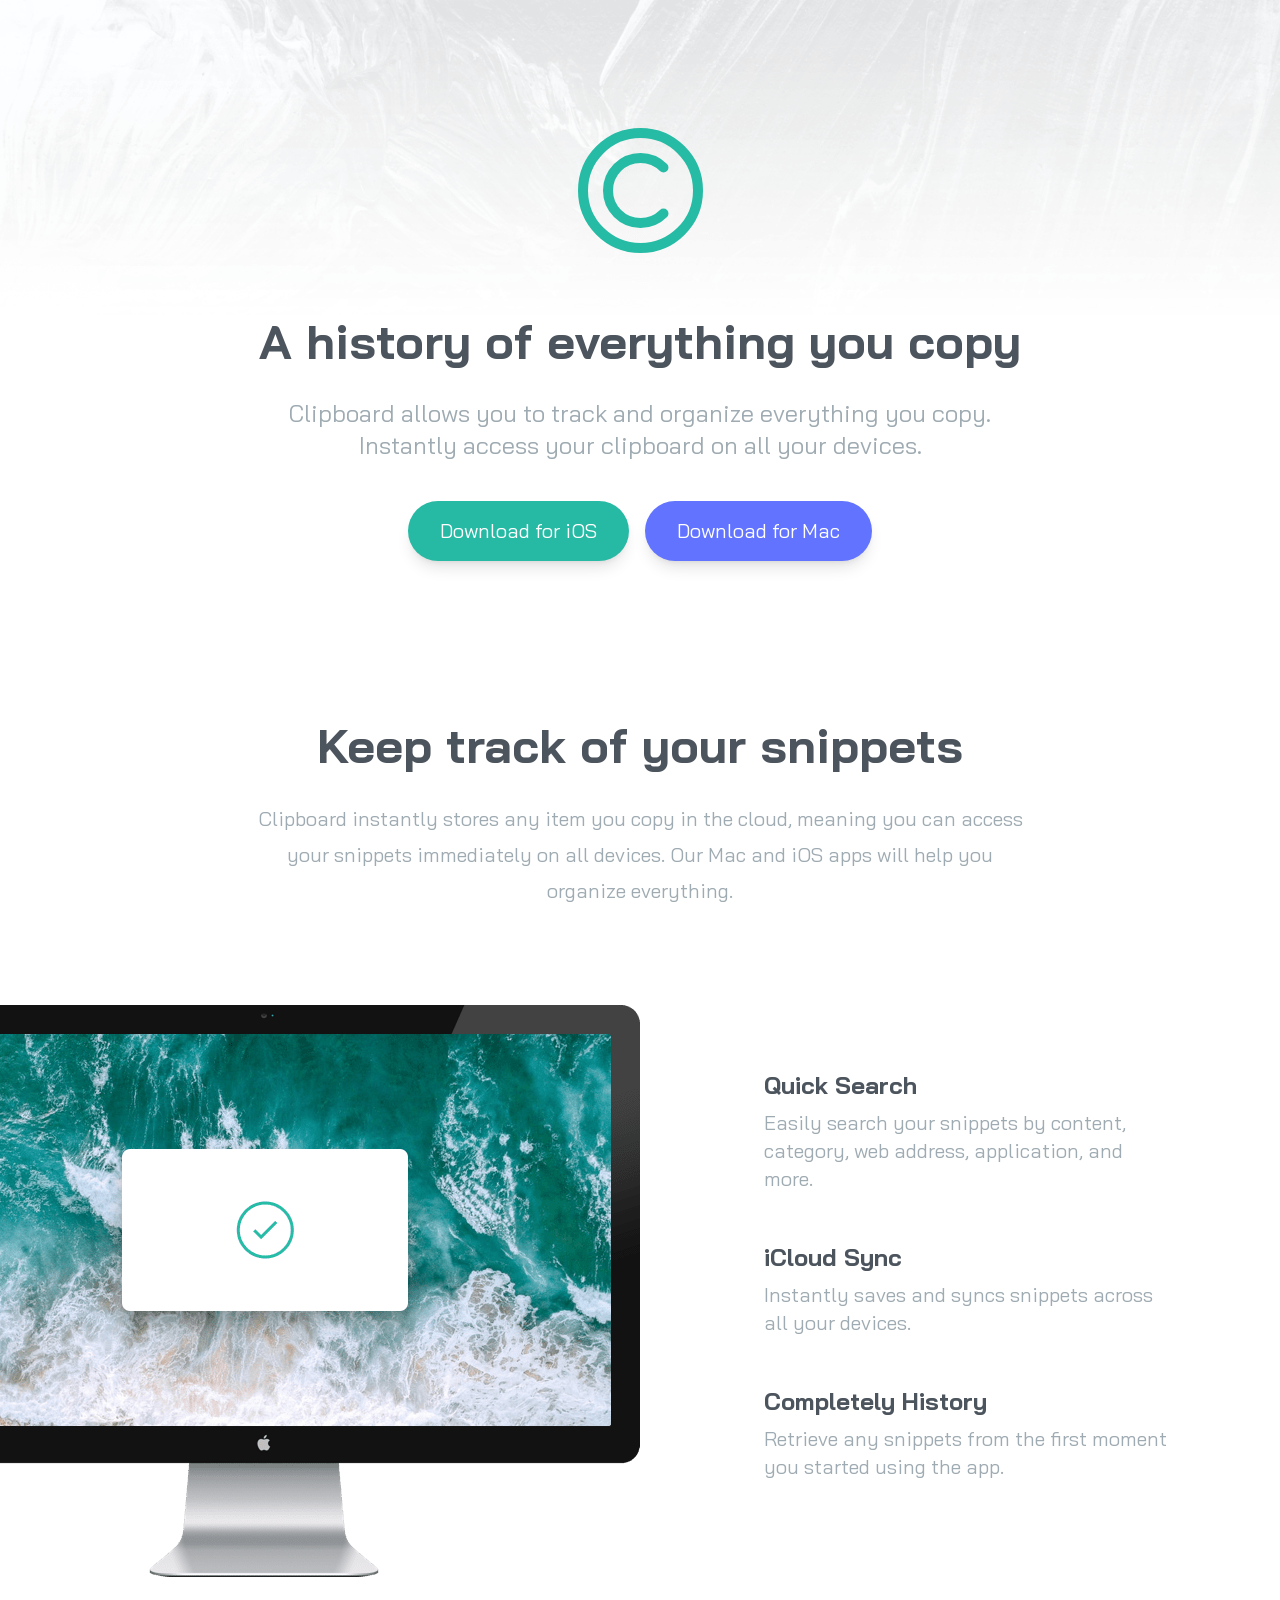
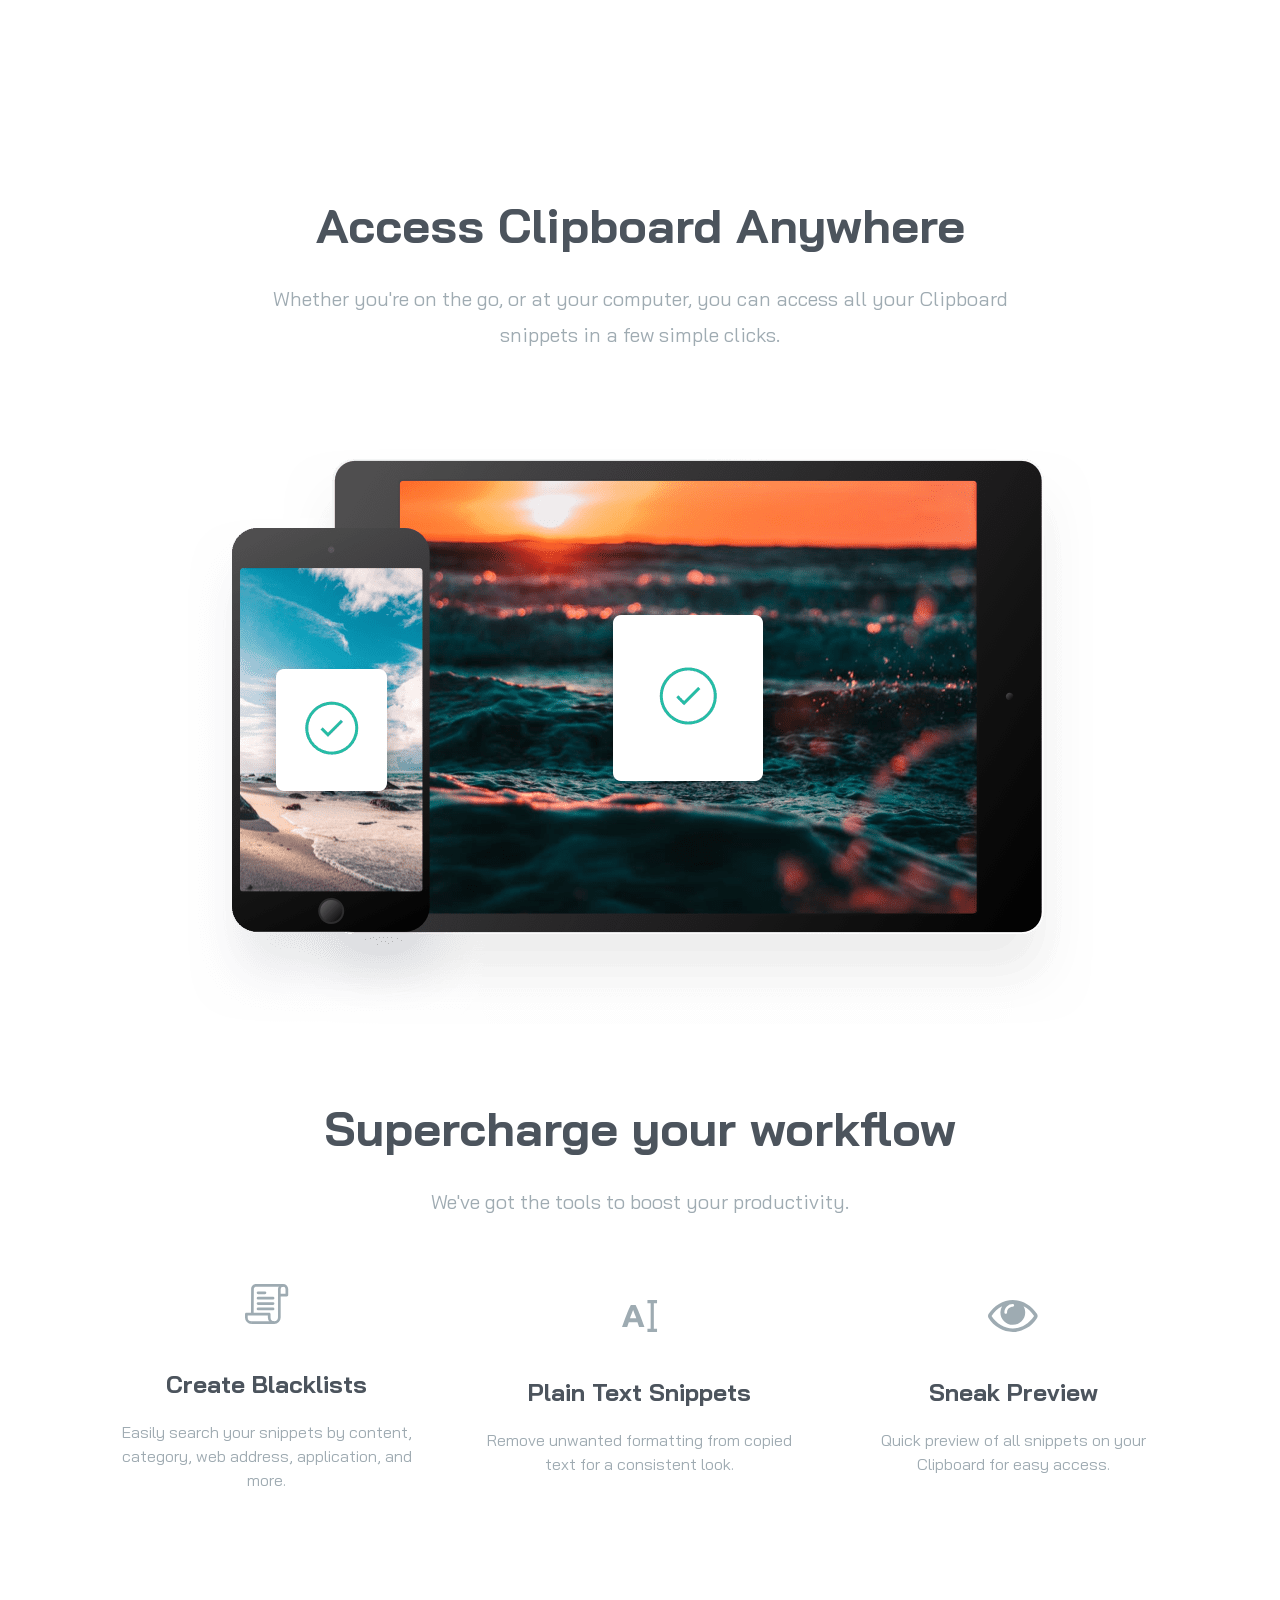
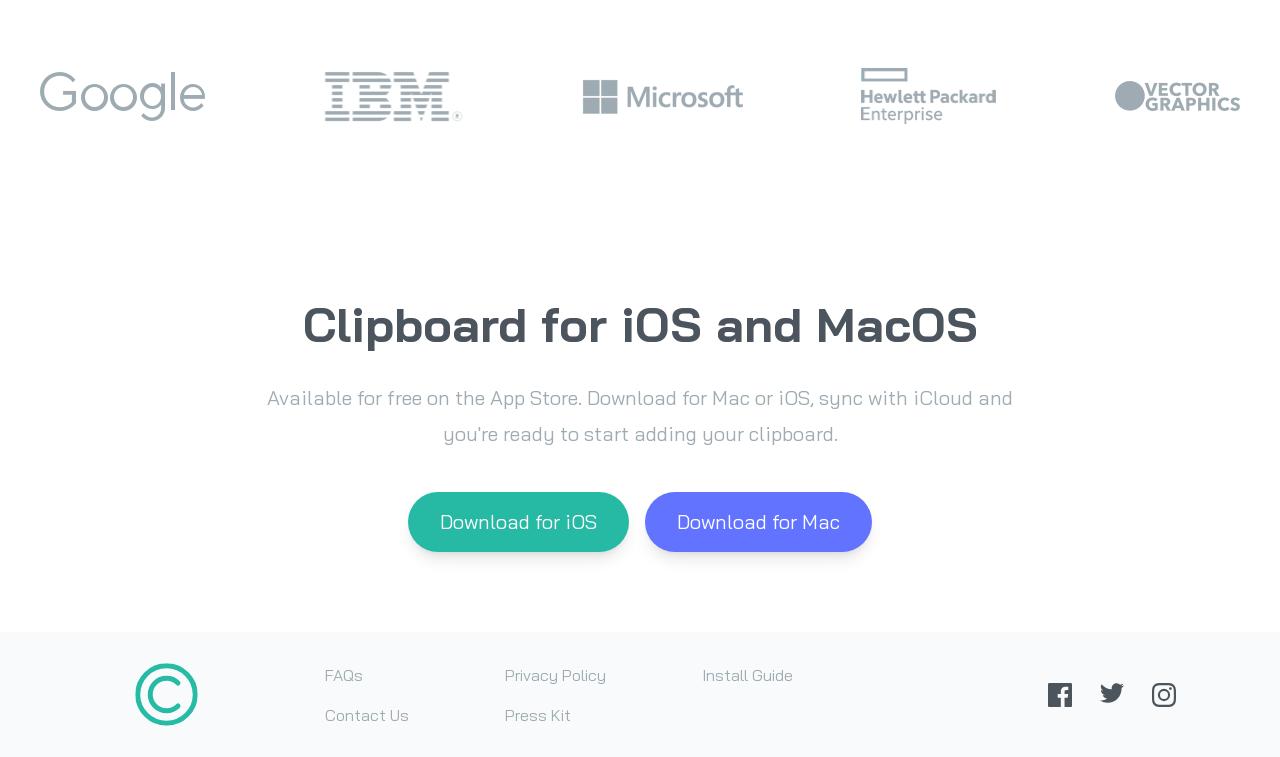
<file: index.html>
<!DOCTYPE html>
<html lang="en">
  <head>
    <meta charset="UTF-8" />
    <meta name="viewport" content="width=device-width, initial-scale=1.0" />
    <link rel="preconnect" href="https://fonts.googleapis.com" />
    <link rel="preconnect" href="https://fonts.gstatic.com" crossorigin />
    <link
      href="https://fonts.googleapis.com/css2?family=Bai+Jamjuree:wght@400;600&family=Mulish:wght@300;400;500;600;700&display=swap"
      rel="stylesheet"
    />
    <link rel="stylesheet" href="css/style.css" />
    <title>Clipboard</title>
  </head>
  <body>
    <!-- Hero Section -->
    <section id="hero">
      <div class="section-container mb-40 px-10 pt-16">
        <svg
          width="125"
          height="125"
          class="mx-auto my-16"
          xmlns="http://www.w3.org/2000/svg"
        >
          <g stroke="#26BBA4" stroke-width="10" fill="none" fill-rule="evenodd">
            <circle cx="62.5" cy="62.5" r="57.5" />
            <path
              d="M85.481 85.481c-12.692 12.692-33.27 12.692-45.962 0s-12.692-33.27 0-45.962 33.27-12.692 45.962 0"
              stroke-linecap="round"
            />
          </g>
        </svg>
        <h3>A history of everything you copy</h3>
        <p class="max-w-3xl mx-auto mb-10 text-2xl text-grayishBlue">
          Clipboard allows you to track and organize everything you copy.
          Instantly access your clipboard on all your devices.
        </p>

        <!-- Button Container -->
        <div class="button-container">
          <a
            href="#"
            class="p-4 px-8 rounded-full shadow-lg bg-strongCyan duration-200 hover:opacity-80"
            >Download for iOS
          </a>
          <a
            href="#"
            class="p-4 px-8 rounded-full shadow-lg bg-lightBlue duration-200 hover:opacity-80"
            >Download for Mac
          </a>
        </div>
      </div>
    </section>

    <!-- Snippets Section -->
    <section id="snippets">
      <div class="section-container my-20 px-10">
        <h3>Keep track of your snippets</h3>
        <p class="section-content mb-24">
          Clipboard instantly stores any item you copy in the cloud, meaning you
          can access your snippets immediately on all devices. Our Mac and iOS
          apps will help you organize everything.
        </p>
      </div>
    </section>

    <!-- Features Section -->
    <section id="features">
      <div class="section-container my-20">
        <div class="relative flex flex-col md:flex-row md:space-x-32">
          <!-- Image -->
          <div class="md:w-1/2">
            <img
              src="images/image-computer.png"
              alt=""
              class="md:absolute top-0 right-[50%]"
            />
          </div>

          <!-- Items Container -->
          <div
            class="flex flex-col mt-16 mb-24 space-y-12 text-xl md:w-1/2 md:mb-60 md:text-left md:pl-16"
          >
            <!-- Item 1 -->
            <div>
              <h5>Quick Search</h5>
              <p class="max-w-md text-grayishBlue">
                Easily search your snippets by content, category, web address,
                application, and more.
              </p>
            </div>
            <!-- Item 2 -->
            <div>
              <h5>iCloud Sync</h5>
              <p class="max-w-md text-grayishBlue">
                Instantly saves and syncs snippets across all your devices.
              </p>
            </div>
            <!-- Item 3 -->
            <div>
              <h5>Completely History</h5>
              <p class="max-w-md text-grayishBlue">
                Retrieve any snippets from the first moment you started using
                the app.
              </p>
            </div>
          </div>
        </div>
      </div>
    </section>

    <!-- Access Anywhere Section -->
    <section id="access">
      <div class="section-container my-20">
        <h3>Access Clipboard Anywhere</h3>
        <p class="section-content mb-24">
          Whether you're on the go, or at your computer, you can access all your
          Clipboard snippets in a few simple clicks.
        </p>
        <img src="images/image-devices.png" alt="" class="mx-auto" />
      </div>
    </section>

    <!-- Supercharge Section -->
    <section id="supercharge">
      <div class="section-container my-20">
        <h3>Supercharge your workflow</h3>
        <p class="section-content mb-16">
          We've got the tools to boost your productivity.
        </p>
        <!-- Items Container -->
        <div
          class="flex flex-col items-center justify-between space-y-16 md:flex-row md:space-y-0 md:space-x-12"
        >
          <!-- Item 1 -->
          <div class="flex flex-col items-center space-y-5">
            <svg
              width="44"
              height="40"
              class="mb-6"
              xmlns="http://www.w3.org/2000/svg"
            >
              <g fill="#9EABB2" fill-rule="nonzero">
                <path
                  d="M11.07 0C8.353 0 6.14 2.192 6.14 4.876l-.179 25.278 2.69.02.179-25.289c0-1.21 1.005-2.196 2.24-2.196h27.027V0H11.071z"
                />
                <path
                  d="M38.097 0a5.115 5.115 0 00-5.11 5.11v28.37c0 2.052-1.668 3.72-3.72 3.72a3.725 3.725 0 01-3.72-3.72V30.21c0-.743-.601-1.345-1.344-1.345H1.345C.602 28.864 0 29.466 0 30.21v3.272a6.417 6.417 0 006.41 6.409V37.2a3.724 3.724 0 01-3.72-3.72v-1.927h20.168v1.928a6.417 6.417 0 006.41 6.409 6.417 6.417 0 006.409-6.41V12.46h6.185c.743 0 1.345-.602 1.345-1.345V5.11A5.115 5.115 0 0038.097 0zm2.42 9.77h-4.84V5.11a2.423 2.423 0 012.42-2.42 2.423 2.423 0 012.42 2.42v4.66z"
                />
                <path
                  d="M6.14 37.201h22.813v2.689H6.14zM19.99 7.485h-6.947a1.345 1.345 0 100 2.69h6.947a1.345 1.345 0 100-2.69zM28.057 12.863H13.043a1.345 1.345 0 100 2.69h15.014a1.345 1.345 0 100-2.69zM28.057 18.242H13.043a1.345 1.345 0 100 2.69h15.014a1.344 1.344 0 100-2.69zM28.057 23.62H13.043a1.345 1.345 0 100 2.69h15.014a1.345 1.345 0 100-2.69z"
                />
              </g>
            </svg>
            <h5>Create Blacklists</h5>
            <p class="max-w-md text-grayishBlue">
              Easily search your snippets by content, category, web address,
              application, and more.
            </p>
          </div>

          <!-- Item 2 -->
          <div class="flex flex-col items-center space-y-5">
            <svg
              width="36"
              height="32"
              class="mb-6"
              xmlns="http://www.w3.org/2000/svg"
            >
              <path
                d="M17.872 14.736a235.39 235.39 0 012.192 5.744c.746 2.027 1.536 4.24 2.368 6.64h-5.344a44.4 44.4 0 00-.784-2.368c-.288-.81-.57-1.632-.848-2.432h-8.64c-.278.8-.56 1.621-.848 2.432a44.4 44.4 0 00-.784 2.368H0a371.54 371.54 0 012.368-6.644 233.104 233.104 0 012.192-5.748 206.71 206.71 0 012.112-5.112c.693-1.61 1.413-3.136 2.16-4.736H13.6c.725 1.6 1.44 3.125 2.144 4.736.704 1.61 1.413 3.328 2.128 5.12zM7.968 18.32h6.303c-.34-.96-.671-1.878-.991-2.752a94.407 94.407 0 00-.912-2.4c-.288-.725-.539-1.365-.752-1.92-.214-.555-.384-.992-.512-1.313-.107.32-.267.758-.48 1.313a1241.872 1241.872 0 00-1.648 4.32c-.331.874-.667 1.792-1.008 2.752zM35.04 3.2h-3.2v25.6h3.2V32h-9.6v-3.2h3.2V3.2h-3.2V0h9.6v3.2z"
                fill="#9EABB2"
                fill-rule="nonzero"
              />
            </svg>
            <h5>Plain Text Snippets</h5>
            <p class="max-w-md text-grayishBlue">
              Remove unwanted formatting from copied text for a consistent look.
            </p>
          </div>

          <!-- Item 3 -->
          <div class="flex flex-col items-center space-y-5">
            <svg
              width="50"
              height="32"
              class="mb-6"
              xmlns="http://www.w3.org/2000/svg"
            >
              <path
                d="M49.059 14.072c-2.585-4.227-6.06-7.623-10.424-10.188C34.27 1.318 29.66.035 24.806.035c-4.854 0-9.464 1.283-13.829 3.849C6.612 6.449 3.137 9.845.554 14.072c-.37.646-.554 1.283-.554 1.91 0 .628.185 1.265.554 1.91 2.583 4.227 6.058 7.624 10.423 10.189 4.365 2.565 8.975 3.847 13.83 3.847 4.853 0 9.463-1.277 13.828-3.833 4.365-2.557 7.84-5.957 10.424-10.202.369-.646.553-1.283.553-1.91 0-.628-.184-1.265-.553-1.911zM18.867 6.5c1.652-1.652 3.631-2.478 5.939-2.478.369 0 .683.13.941.388.258.258.388.572.388.941 0 .37-.13.683-.387.941a1.28 1.28 0 01-.942.388c-1.587 0-2.944.563-4.07 1.689-1.126 1.126-1.688 2.482-1.688 4.07 0 .369-.13.683-.388.941a1.28 1.28 0 01-.941.388c-.37 0-.683-.13-.942-.388a1.282 1.282 0 01-.388-.942c0-2.306.827-4.286 2.478-5.938zm17.969 18.522c-3.701 2.242-7.71 3.364-12.03 3.364-4.319 0-8.329-1.121-12.03-3.364-3.7-2.243-6.777-5.256-9.232-9.04 2.805-4.356 6.321-7.614 10.548-9.773a12.099 12.099 0 00-1.689 6.23c0 3.414 1.214 6.334 3.64 8.762 2.428 2.427 5.349 3.64 8.763 3.64 3.415 0 6.335-1.213 8.762-3.64 2.428-2.427 3.641-5.348 3.641-8.763 0-2.233-.563-4.31-1.689-6.229 4.227 2.16 7.743 5.418 10.548 9.773-2.454 3.784-5.532 6.797-9.232 9.04z"
                fill="#9EABB2"
                fill-rule="nonzero"
              />
            </svg>
            <h5>Sneak Preview</h5>
            <p class="max-w-md text-grayishBlue">
              Quick preview of all snippets on your Clipboard for easy access.
            </p>
          </div>
        </div>
      </div>
    </section>

    <!-- References Section -->
    <section id="references">
      <div
        class="flex flex-col items-center justify-between max-w-6xl px-10 mx-auto space-y-16 my-44 md:flex-row md:space-y-0"
      >
        <img src="images/logo-google.png" alt="" />
        <img src="images/logo-ibm.png" alt="" />
        <img src="images/logo-microsoft.png" alt="" />
        <img src="images/logo-hp.png" alt="" />
        <img src="images/logo-vector-graphics.png" alt="" />
      </div>
    </section>

    <!-- Bottom CTA Section -->
    <section id="bottom">
      <div class="section-container my-20">
        <h3>Clipboard for iOS and MacOS</h3>
        <p class="section-content mb-10">
          Available for free on the App Store. Download for Mac or iOS, sync
          with iCloud and you're ready to start adding your clipboard.
        </p>

        <!-- Button Container -->
        <div class="button-container">
          <a
            href="#"
            class="p-4 px-8 rounded-full shadow-lg bg-strongCyan duration-200 hover:opacity-80"
            >Download for iOS
          </a>
          <a
            href="#"
            class="p-4 px-8 rounded-full shadow-lg bg-lightBlue duration-200 hover:opacity-80"
            >Download for Mac
          </a>
        </div>
      </div>
    </section>

    <!-- Footer -->
    <footer class="bg-gray-50">
      <div class="section-container">
        <div class="flex flex-col items-center justify-between md:flex-row">
          <!-- Image -->
          <svg
            width="125"
            height="125"
            class="scale-50"
            xmlns="http://www.w3.org/2000/svg"
          >
            <g
              stroke="#26BBA4"
              stroke-width="10"
              fill="none"
              fill-rule="evenodd"
            >
              <circle cx="62.5" cy="62.5" r="57.5" />
              <path
                d="M85.481 85.481c-12.692 12.692-33.27 12.692-45.962 0s-12.692-33.27 0-45.962 33.27-12.692 45.962 0"
                stroke-linecap="round"
              />
            </g>
          </svg>
          <!-- Container for Menus and Social -->
          <div
            class="flex flex-col items-center justify-between flex-1 mb-10 space-y-6 md:flex-row md:mb-0 md:space-y-0 text-grayishBlue"
          >
            <!-- Menus -->
            <div
              class="flex flex-col space-y-4 md:flex-row md:ml-24 md:space-x-24 md:space-y-0"
            >
              <!-- Menu 1 -->
              <div class="flex flex-col space-y-4 text-center md:text-left">
                <div><a href="#" class="hover:text-strongCyan">FAQs</a></div>
                <div>
                  <a href="#" class="hover:text-strongCyan">Contact Us</a>
                </div>
              </div>

              <!-- Menu 2 -->
              <div class="flex flex-col space-y-4 text-center md:text-left">
                <div>
                  <a href="#" class="hover:text-strongCyan">Privacy Policy</a>
                </div>
                <div>
                  <a href="#" class="hover:text-strongCyan">Press Kit</a>
                </div>
              </div>

              <!-- Menu 3 -->
              <div class="flex flex-col space-y-4 text-center md:text-left">
                <div>
                  <a href="#" class="hover:text-strongCyan">Install Guide</a>
                </div>
              </div>
            </div>

            <!-- Social Icons -->
            <div class="flex justify-between w-32 py-1">
              <a href="#">
                <svg
                  width="24"
                  height="24"
                  class="duration-200 ficon"
                  xmlns="http://www.w3.org/2000/svg"
                >
                  <path
                    d="M22.675 0H1.325C.593 0 0 .593 0 1.325v21.351C0 23.407.593 24 1.325 24H12.82v-9.294H9.692v-3.622h3.128V8.413c0-3.1 1.893-4.788 4.659-4.788 1.325 0 2.463.099 2.795.143v3.24l-1.918.001c-1.504 0-1.795.715-1.795 1.763v2.313h3.587l-.467 3.622h-3.12V24h6.116c.73 0 1.323-.593 1.323-1.325V1.325C24 .593 23.407 0 22.675 0z"
                    fill="#4C545C"
                    fill-rule="nonzero"
                  />
                </svg>
              </a>
              <a href="#">
                <svg
                  width="24"
                  height="20"
                  class="duration-200 ficon"
                  xmlns="http://www.w3.org/2000/svg"
                >
                  <path
                    d="M24 2.557a9.83 9.83 0 01-2.828.775A4.932 4.932 0 0023.337.608a9.864 9.864 0 01-3.127 1.195A4.916 4.916 0 0016.616.248c-3.179 0-5.515 2.966-4.797 6.045A13.978 13.978 0 011.671 1.149a4.93 4.93 0 001.523 6.574 4.903 4.903 0 01-2.229-.616c-.054 2.281 1.581 4.415 3.949 4.89a4.935 4.935 0 01-2.224.084 4.928 4.928 0 004.6 3.419A9.9 9.9 0 010 17.54a13.94 13.94 0 007.548 2.212c9.142 0 14.307-7.721 13.995-14.646A10.025 10.025 0 0024 2.557z"
                    fill="#4C545C"
                    fill-rule="nonzero"
                  />
                </svg>
              </a>
              <a href="#">
                <svg
                  width="24"
                  height="24"
                  class="duration-200 ficon"
                  xmlns="http://www.w3.org/2000/svg"
                >
                  <path
                    d="M12 2.163c3.204 0 3.584.012 4.85.07 3.252.148 4.771 1.691 4.919 4.919.058 1.265.069 1.645.069 4.849 0 3.205-.012 3.584-.069 4.849-.149 3.225-1.664 4.771-4.919 4.919-1.266.058-1.644.07-4.85.07-3.204 0-3.584-.012-4.849-.07-3.26-.149-4.771-1.699-4.919-4.92-.058-1.265-.07-1.644-.07-4.849 0-3.204.013-3.583.07-4.849.149-3.227 1.664-4.771 4.919-4.919 1.266-.057 1.645-.069 4.849-.069zM12 0C8.741 0 8.333.014 7.053.072 2.695.272.273 2.69.073 7.052.014 8.333 0 8.741 0 12c0 3.259.014 3.668.072 4.948.2 4.358 2.618 6.78 6.98 6.98C8.333 23.986 8.741 24 12 24c3.259 0 3.668-.014 4.948-.072 4.354-.2 6.782-2.618 6.979-6.98.059-1.28.073-1.689.073-4.948 0-3.259-.014-3.667-.072-4.947-.196-4.354-2.617-6.78-6.979-6.98C15.668.014 15.259 0 12 0zm0 5.838a6.162 6.162 0 100 12.324 6.162 6.162 0 000-12.324zM12 16a4 4 0 110-8 4 4 0 010 8zm6.406-11.845a1.44 1.44 0 100 2.881 1.44 1.44 0 000-2.881z"
                    fill="#4C545C"
                    fill-rule="nonzero"
                  />
                </svg>
              </a>
            </div>
          </div>
        </div>
      </div>
    </footer>
  </body>
</html>
</file>
<file: css/style.css>
/*
! tailwindcss v3.4.5 | MIT License | https://tailwindcss.com
*/

/*
1. Prevent padding and border from affecting element width. (https://github.com/mozdevs/cssremedy/issues/4)
2. Allow adding a border to an element by just adding a border-width. (https://github.com/tailwindcss/tailwindcss/pull/116)
*/

*,
::before,
::after {
  box-sizing: border-box;
  /* 1 */
  border-width: 0;
  /* 2 */
  border-style: solid;
  /* 2 */
  border-color: #e5e7eb;
  /* 2 */
}

::before,
::after {
  --tw-content: '';
}

/*
1. Use a consistent sensible line-height in all browsers.
2. Prevent adjustments of font size after orientation changes in iOS.
3. Use a more readable tab size.
4. Use the user's configured `sans` font-family by default.
5. Use the user's configured `sans` font-feature-settings by default.
6. Use the user's configured `sans` font-variation-settings by default.
7. Disable tap highlights on iOS
*/

html,
:host {
  line-height: 1.5;
  /* 1 */
  -webkit-text-size-adjust: 100%;
  /* 2 */
  -moz-tab-size: 4;
  /* 3 */
  -o-tab-size: 4;
     tab-size: 4;
  /* 3 */
  font-family: Bai Jamjuree, sans-serif;
  /* 4 */
  font-feature-settings: normal;
  /* 5 */
  font-variation-settings: normal;
  /* 6 */
  -webkit-tap-highlight-color: transparent;
  /* 7 */
}

/*
1. Remove the margin in all browsers.
2. Inherit line-height from `html` so users can set them as a class directly on the `html` element.
*/

body {
  margin: 0;
  /* 1 */
  line-height: inherit;
  /* 2 */
}

/*
1. Add the correct height in Firefox.
2. Correct the inheritance of border color in Firefox. (https://bugzilla.mozilla.org/show_bug.cgi?id=190655)
3. Ensure horizontal rules are visible by default.
*/

hr {
  height: 0;
  /* 1 */
  color: inherit;
  /* 2 */
  border-top-width: 1px;
  /* 3 */
}

/*
Add the correct text decoration in Chrome, Edge, and Safari.
*/

abbr:where([title]) {
  -webkit-text-decoration: underline dotted;
          text-decoration: underline dotted;
}

/*
Remove the default font size and weight for headings.
*/

h1,
h2,
h3,
h4,
h5,
h6 {
  font-size: inherit;
  font-weight: inherit;
}

/*
Reset links to optimize for opt-in styling instead of opt-out.
*/

a {
  color: inherit;
  text-decoration: inherit;
}

/*
Add the correct font weight in Edge and Safari.
*/

b,
strong {
  font-weight: bolder;
}

/*
1. Use the user's configured `mono` font-family by default.
2. Use the user's configured `mono` font-feature-settings by default.
3. Use the user's configured `mono` font-variation-settings by default.
4. Correct the odd `em` font sizing in all browsers.
*/

code,
kbd,
samp,
pre {
  font-family: ui-monospace, SFMono-Regular, Menlo, Monaco, Consolas, "Liberation Mono", "Courier New", monospace;
  /* 1 */
  font-feature-settings: normal;
  /* 2 */
  font-variation-settings: normal;
  /* 3 */
  font-size: 1em;
  /* 4 */
}

/*
Add the correct font size in all browsers.
*/

small {
  font-size: 80%;
}

/*
Prevent `sub` and `sup` elements from affecting the line height in all browsers.
*/

sub,
sup {
  font-size: 75%;
  line-height: 0;
  position: relative;
  vertical-align: baseline;
}

sub {
  bottom: -0.25em;
}

sup {
  top: -0.5em;
}

/*
1. Remove text indentation from table contents in Chrome and Safari. (https://bugs.chromium.org/p/chromium/issues/detail?id=999088, https://bugs.webkit.org/show_bug.cgi?id=201297)
2. Correct table border color inheritance in all Chrome and Safari. (https://bugs.chromium.org/p/chromium/issues/detail?id=935729, https://bugs.webkit.org/show_bug.cgi?id=195016)
3. Remove gaps between table borders by default.
*/

table {
  text-indent: 0;
  /* 1 */
  border-color: inherit;
  /* 2 */
  border-collapse: collapse;
  /* 3 */
}

/*
1. Change the font styles in all browsers.
2. Remove the margin in Firefox and Safari.
3. Remove default padding in all browsers.
*/

button,
input,
optgroup,
select,
textarea {
  font-family: inherit;
  /* 1 */
  font-feature-settings: inherit;
  /* 1 */
  font-variation-settings: inherit;
  /* 1 */
  font-size: 100%;
  /* 1 */
  font-weight: inherit;
  /* 1 */
  line-height: inherit;
  /* 1 */
  letter-spacing: inherit;
  /* 1 */
  color: inherit;
  /* 1 */
  margin: 0;
  /* 2 */
  padding: 0;
  /* 3 */
}

/*
Remove the inheritance of text transform in Edge and Firefox.
*/

button,
select {
  text-transform: none;
}

/*
1. Correct the inability to style clickable types in iOS and Safari.
2. Remove default button styles.
*/

button,
input:where([type='button']),
input:where([type='reset']),
input:where([type='submit']) {
  -webkit-appearance: button;
  /* 1 */
  background-color: transparent;
  /* 2 */
  background-image: none;
  /* 2 */
}

/*
Use the modern Firefox focus style for all focusable elements.
*/

:-moz-focusring {
  outline: auto;
}

/*
Remove the additional `:invalid` styles in Firefox. (https://github.com/mozilla/gecko-dev/blob/2f9eacd9d3d995c937b4251a5557d95d494c9be1/layout/style/res/forms.css#L728-L737)
*/

:-moz-ui-invalid {
  box-shadow: none;
}

/*
Add the correct vertical alignment in Chrome and Firefox.
*/

progress {
  vertical-align: baseline;
}

/*
Correct the cursor style of increment and decrement buttons in Safari.
*/

::-webkit-inner-spin-button,
::-webkit-outer-spin-button {
  height: auto;
}

/*
1. Correct the odd appearance in Chrome and Safari.
2. Correct the outline style in Safari.
*/

[type='search'] {
  -webkit-appearance: textfield;
  /* 1 */
  outline-offset: -2px;
  /* 2 */
}

/*
Remove the inner padding in Chrome and Safari on macOS.
*/

::-webkit-search-decoration {
  -webkit-appearance: none;
}

/*
1. Correct the inability to style clickable types in iOS and Safari.
2. Change font properties to `inherit` in Safari.
*/

::-webkit-file-upload-button {
  -webkit-appearance: button;
  /* 1 */
  font: inherit;
  /* 2 */
}

/*
Add the correct display in Chrome and Safari.
*/

summary {
  display: list-item;
}

/*
Removes the default spacing and border for appropriate elements.
*/

blockquote,
dl,
dd,
h1,
h2,
h3,
h4,
h5,
h6,
hr,
figure,
p,
pre {
  margin: 0;
}

fieldset {
  margin: 0;
  padding: 0;
}

legend {
  padding: 0;
}

ol,
ul,
menu {
  list-style: none;
  margin: 0;
  padding: 0;
}

/*
Reset default styling for dialogs.
*/

dialog {
  padding: 0;
}

/*
Prevent resizing textareas horizontally by default.
*/

textarea {
  resize: vertical;
}

/*
1. Reset the default placeholder opacity in Firefox. (https://github.com/tailwindlabs/tailwindcss/issues/3300)
2. Set the default placeholder color to the user's configured gray 400 color.
*/

input::-moz-placeholder, textarea::-moz-placeholder {
  opacity: 1;
  /* 1 */
  color: #9ca3af;
  /* 2 */
}

input::placeholder,
textarea::placeholder {
  opacity: 1;
  /* 1 */
  color: #9ca3af;
  /* 2 */
}

/*
Set the default cursor for buttons.
*/

button,
[role="button"] {
  cursor: pointer;
}

/*
Make sure disabled buttons don't get the pointer cursor.
*/

:disabled {
  cursor: default;
}

/*
1. Make replaced elements `display: block` by default. (https://github.com/mozdevs/cssremedy/issues/14)
2. Add `vertical-align: middle` to align replaced elements more sensibly by default. (https://github.com/jensimmons/cssremedy/issues/14#issuecomment-634934210)
   This can trigger a poorly considered lint error in some tools but is included by design.
*/

img,
svg,
video,
canvas,
audio,
iframe,
embed,
object {
  display: block;
  /* 1 */
  vertical-align: middle;
  /* 2 */
}

/*
Constrain images and videos to the parent width and preserve their intrinsic aspect ratio. (https://github.com/mozdevs/cssremedy/issues/14)
*/

img,
video {
  max-width: 100%;
  height: auto;
}

/* Make elements with the HTML hidden attribute stay hidden by default */

[hidden] {
  display: none;
}

h3 {
  margin-bottom: 2rem;
  font-size: 2.25rem;
  line-height: 2.5rem;
  font-weight: 700;
  --tw-text-opacity: 1;
  color: hsl(210 10% 33% / var(--tw-text-opacity));
}

@media (min-width: 768px) {
  h3 {
    font-size: 3rem;
    line-height: 1;
  }
}

h5 {
  margin-bottom: 0.5rem;
  font-size: 1.5rem;
  line-height: 2rem;
  font-weight: 700;
  --tw-text-opacity: 1;
  color: hsl(210 10% 33% / var(--tw-text-opacity));
}

*, ::before, ::after {
  --tw-border-spacing-x: 0;
  --tw-border-spacing-y: 0;
  --tw-translate-x: 0;
  --tw-translate-y: 0;
  --tw-rotate: 0;
  --tw-skew-x: 0;
  --tw-skew-y: 0;
  --tw-scale-x: 1;
  --tw-scale-y: 1;
  --tw-pan-x:  ;
  --tw-pan-y:  ;
  --tw-pinch-zoom:  ;
  --tw-scroll-snap-strictness: proximity;
  --tw-gradient-from-position:  ;
  --tw-gradient-via-position:  ;
  --tw-gradient-to-position:  ;
  --tw-ordinal:  ;
  --tw-slashed-zero:  ;
  --tw-numeric-figure:  ;
  --tw-numeric-spacing:  ;
  --tw-numeric-fraction:  ;
  --tw-ring-inset:  ;
  --tw-ring-offset-width: 0px;
  --tw-ring-offset-color: #fff;
  --tw-ring-color: rgb(59 130 246 / 0.5);
  --tw-ring-offset-shadow: 0 0 #0000;
  --tw-ring-shadow: 0 0 #0000;
  --tw-shadow: 0 0 #0000;
  --tw-shadow-colored: 0 0 #0000;
  --tw-blur:  ;
  --tw-brightness:  ;
  --tw-contrast:  ;
  --tw-grayscale:  ;
  --tw-hue-rotate:  ;
  --tw-invert:  ;
  --tw-saturate:  ;
  --tw-sepia:  ;
  --tw-drop-shadow:  ;
  --tw-backdrop-blur:  ;
  --tw-backdrop-brightness:  ;
  --tw-backdrop-contrast:  ;
  --tw-backdrop-grayscale:  ;
  --tw-backdrop-hue-rotate:  ;
  --tw-backdrop-invert:  ;
  --tw-backdrop-opacity:  ;
  --tw-backdrop-saturate:  ;
  --tw-backdrop-sepia:  ;
  --tw-contain-size:  ;
  --tw-contain-layout:  ;
  --tw-contain-paint:  ;
  --tw-contain-style:  ;
}

::backdrop {
  --tw-border-spacing-x: 0;
  --tw-border-spacing-y: 0;
  --tw-translate-x: 0;
  --tw-translate-y: 0;
  --tw-rotate: 0;
  --tw-skew-x: 0;
  --tw-skew-y: 0;
  --tw-scale-x: 1;
  --tw-scale-y: 1;
  --tw-pan-x:  ;
  --tw-pan-y:  ;
  --tw-pinch-zoom:  ;
  --tw-scroll-snap-strictness: proximity;
  --tw-gradient-from-position:  ;
  --tw-gradient-via-position:  ;
  --tw-gradient-to-position:  ;
  --tw-ordinal:  ;
  --tw-slashed-zero:  ;
  --tw-numeric-figure:  ;
  --tw-numeric-spacing:  ;
  --tw-numeric-fraction:  ;
  --tw-ring-inset:  ;
  --tw-ring-offset-width: 0px;
  --tw-ring-offset-color: #fff;
  --tw-ring-color: rgb(59 130 246 / 0.5);
  --tw-ring-offset-shadow: 0 0 #0000;
  --tw-ring-shadow: 0 0 #0000;
  --tw-shadow: 0 0 #0000;
  --tw-shadow-colored: 0 0 #0000;
  --tw-blur:  ;
  --tw-brightness:  ;
  --tw-contrast:  ;
  --tw-grayscale:  ;
  --tw-hue-rotate:  ;
  --tw-invert:  ;
  --tw-saturate:  ;
  --tw-sepia:  ;
  --tw-drop-shadow:  ;
  --tw-backdrop-blur:  ;
  --tw-backdrop-brightness:  ;
  --tw-backdrop-contrast:  ;
  --tw-backdrop-grayscale:  ;
  --tw-backdrop-hue-rotate:  ;
  --tw-backdrop-invert:  ;
  --tw-backdrop-opacity:  ;
  --tw-backdrop-saturate:  ;
  --tw-backdrop-sepia:  ;
  --tw-contain-size:  ;
  --tw-contain-layout:  ;
  --tw-contain-paint:  ;
  --tw-contain-style:  ;
}

.relative {
  position: relative;
}

.right-\[50\%\] {
  right: 50%;
}

.top-0 {
  top: 0px;
}

.mx-auto {
  margin-left: auto;
  margin-right: auto;
}

.my-16 {
  margin-top: 4rem;
  margin-bottom: 4rem;
}

.my-20 {
  margin-top: 5rem;
  margin-bottom: 5rem;
}

.my-44 {
  margin-top: 11rem;
  margin-bottom: 11rem;
}

.mb-10 {
  margin-bottom: 2.5rem;
}

.mb-12 {
  margin-bottom: 3rem;
}

.mb-16 {
  margin-bottom: 4rem;
}

.mb-24 {
  margin-bottom: 6rem;
}

.mb-40 {
  margin-bottom: 10rem;
}

.mb-6 {
  margin-bottom: 1.5rem;
}

.mt-16 {
  margin-top: 4rem;
}

.flex {
  display: flex;
}

.w-32 {
  width: 8rem;
}

.max-w-3xl {
  max-width: 48rem;
}

.max-w-md {
  max-width: 28rem;
}

.flex-1 {
  flex: 1 1 0%;
}

.scale-50 {
  --tw-scale-x: .5;
  --tw-scale-y: .5;
  transform: translate(var(--tw-translate-x), var(--tw-translate-y)) rotate(var(--tw-rotate)) skewX(var(--tw-skew-x)) skewY(var(--tw-skew-y)) scaleX(var(--tw-scale-x)) scaleY(var(--tw-scale-y));
}

.flex-col {
  flex-direction: column;
}

.items-center {
  align-items: center;
}

.justify-between {
  justify-content: space-between;
}

.space-y-12 > :not([hidden]) ~ :not([hidden]) {
  --tw-space-y-reverse: 0;
  margin-top: calc(3rem * calc(1 - var(--tw-space-y-reverse)));
  margin-bottom: calc(3rem * var(--tw-space-y-reverse));
}

.space-y-16 > :not([hidden]) ~ :not([hidden]) {
  --tw-space-y-reverse: 0;
  margin-top: calc(4rem * calc(1 - var(--tw-space-y-reverse)));
  margin-bottom: calc(4rem * var(--tw-space-y-reverse));
}

.space-y-4 > :not([hidden]) ~ :not([hidden]) {
  --tw-space-y-reverse: 0;
  margin-top: calc(1rem * calc(1 - var(--tw-space-y-reverse)));
  margin-bottom: calc(1rem * var(--tw-space-y-reverse));
}

.space-y-5 > :not([hidden]) ~ :not([hidden]) {
  --tw-space-y-reverse: 0;
  margin-top: calc(1.25rem * calc(1 - var(--tw-space-y-reverse)));
  margin-bottom: calc(1.25rem * var(--tw-space-y-reverse));
}

.space-y-6 > :not([hidden]) ~ :not([hidden]) {
  --tw-space-y-reverse: 0;
  margin-top: calc(1.5rem * calc(1 - var(--tw-space-y-reverse)));
  margin-bottom: calc(1.5rem * var(--tw-space-y-reverse));
}

.rounded-full {
  border-radius: 9999px;
}

.bg-gray-50 {
  --tw-bg-opacity: 1;
  background-color: rgb(249 250 251 / var(--tw-bg-opacity));
}

.bg-lightBlue {
  --tw-bg-opacity: 1;
  background-color: hsl(233 100% 69% / var(--tw-bg-opacity));
}

.bg-strongCyan {
  --tw-bg-opacity: 1;
  background-color: hsl(171 66% 44% / var(--tw-bg-opacity));
}

.p-4 {
  padding: 1rem;
}

.px-10 {
  padding-left: 2.5rem;
  padding-right: 2.5rem;
}

.px-8 {
  padding-left: 2rem;
  padding-right: 2rem;
}

.py-1 {
  padding-top: 0.25rem;
  padding-bottom: 0.25rem;
}

.pt-16 {
  padding-top: 4rem;
}

.text-center {
  text-align: center;
}

.text-2xl {
  font-size: 1.5rem;
  line-height: 2rem;
}

.text-xl {
  font-size: 1.25rem;
  line-height: 1.75rem;
}

.text-grayishBlue {
  --tw-text-opacity: 1;
  color: hsl(201 11% 66% / var(--tw-text-opacity));
}

.shadow-lg {
  --tw-shadow: 0 10px 15px -3px rgb(0 0 0 / 0.1), 0 4px 6px -4px rgb(0 0 0 / 0.1);
  --tw-shadow-colored: 0 10px 15px -3px var(--tw-shadow-color), 0 4px 6px -4px var(--tw-shadow-color);
  box-shadow: var(--tw-ring-offset-shadow, 0 0 #0000), var(--tw-ring-shadow, 0 0 #0000), var(--tw-shadow);
}

.duration-200 {
  transition-duration: 200ms;
}

.section-container {
  margin-left: auto;
  margin-right: auto;
  max-width: 72rem;
  padding-left: 2.5rem;
  padding-right: 2.5rem;
  text-align: center;
}

.section-content {
  margin-left: auto;
  margin-right: auto;
  max-width: 48rem;
  text-align: center;
  font-size: 1.25rem;
  line-height: 2.25rem;
  --tw-text-opacity: 1;
  color: hsl(201 11% 66% / var(--tw-text-opacity));
}

.button-container {
  display: flex;
  width: 100%;
  flex-direction: column;
  justify-content: center;
}

.button-container > :not([hidden]) ~ :not([hidden]) {
  --tw-space-y-reverse: 0;
  margin-top: calc(1.5rem * calc(1 - var(--tw-space-y-reverse)));
  margin-bottom: calc(1.5rem * var(--tw-space-y-reverse));
}

.button-container {
  font-size: 1.25rem;
  line-height: 1.75rem;
  --tw-text-opacity: 1;
  color: rgb(255 255 255 / var(--tw-text-opacity));
}

@media (min-width: 768px) {
  .button-container {
    flex-direction: row;
  }

  .button-container > :not([hidden]) ~ :not([hidden]) {
    --tw-space-y-reverse: 0;
    margin-top: calc(0px * calc(1 - var(--tw-space-y-reverse)));
    margin-bottom: calc(0px * var(--tw-space-y-reverse));
    --tw-space-x-reverse: 0;
    margin-right: calc(1rem * var(--tw-space-x-reverse));
    margin-left: calc(1rem * calc(1 - var(--tw-space-x-reverse)));
  }
}

.ficon:hover {
  filter: invert(53%) sepia(68%) saturate(434%) hue-rotate(121deg)
    brightness(101%) contrast(94%);
}

body {
  background-image: url("../src/images/bg-header-desktop.png");
  background-repeat: no-repeat;
  background-size: contain;
}

@media (max-width: 576px) {
  body {
    background-image: url("../src/images/bg-header-mobile.png");
  }
}

.hover\:text-strongCyan:hover {
  --tw-text-opacity: 1;
  color: hsl(171 66% 44% / var(--tw-text-opacity));
}

.hover\:opacity-80:hover {
  opacity: 0.8;
}

@media (min-width: 768px) {
  .md\:absolute {
    position: absolute;
  }

  .md\:mb-0 {
    margin-bottom: 0px;
  }

  .md\:mb-60 {
    margin-bottom: 15rem;
  }

  .md\:ml-24 {
    margin-left: 6rem;
  }

  .md\:w-1\/2 {
    width: 50%;
  }

  .md\:flex-row {
    flex-direction: row;
  }

  .md\:space-x-12 > :not([hidden]) ~ :not([hidden]) {
    --tw-space-x-reverse: 0;
    margin-right: calc(3rem * var(--tw-space-x-reverse));
    margin-left: calc(3rem * calc(1 - var(--tw-space-x-reverse)));
  }

  .md\:space-x-24 > :not([hidden]) ~ :not([hidden]) {
    --tw-space-x-reverse: 0;
    margin-right: calc(6rem * var(--tw-space-x-reverse));
    margin-left: calc(6rem * calc(1 - var(--tw-space-x-reverse)));
  }

  .md\:space-x-32 > :not([hidden]) ~ :not([hidden]) {
    --tw-space-x-reverse: 0;
    margin-right: calc(8rem * var(--tw-space-x-reverse));
    margin-left: calc(8rem * calc(1 - var(--tw-space-x-reverse)));
  }

  .md\:space-y-0 > :not([hidden]) ~ :not([hidden]) {
    --tw-space-y-reverse: 0;
    margin-top: calc(0px * calc(1 - var(--tw-space-y-reverse)));
    margin-bottom: calc(0px * var(--tw-space-y-reverse));
  }

  .md\:pl-16 {
    padding-left: 4rem;
  }

  .md\:text-left {
    text-align: left;
  }
}
</file>
